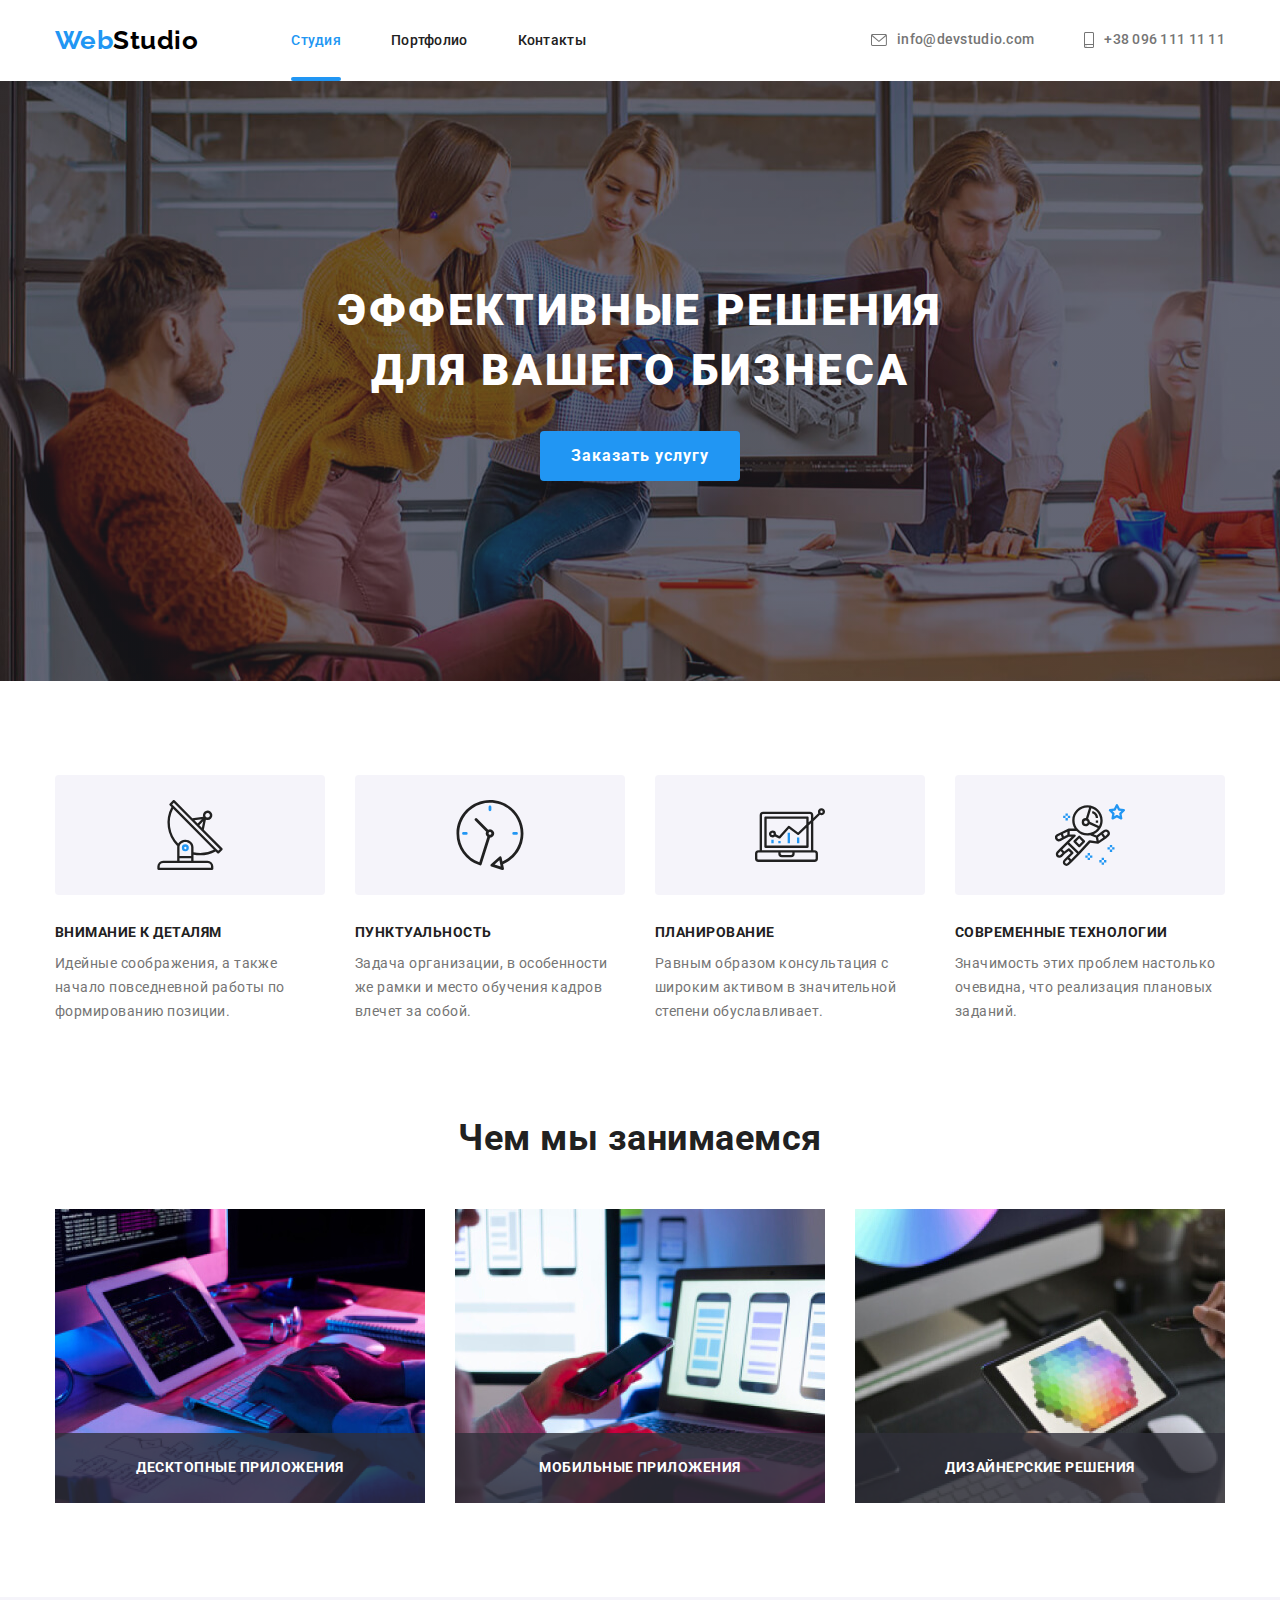
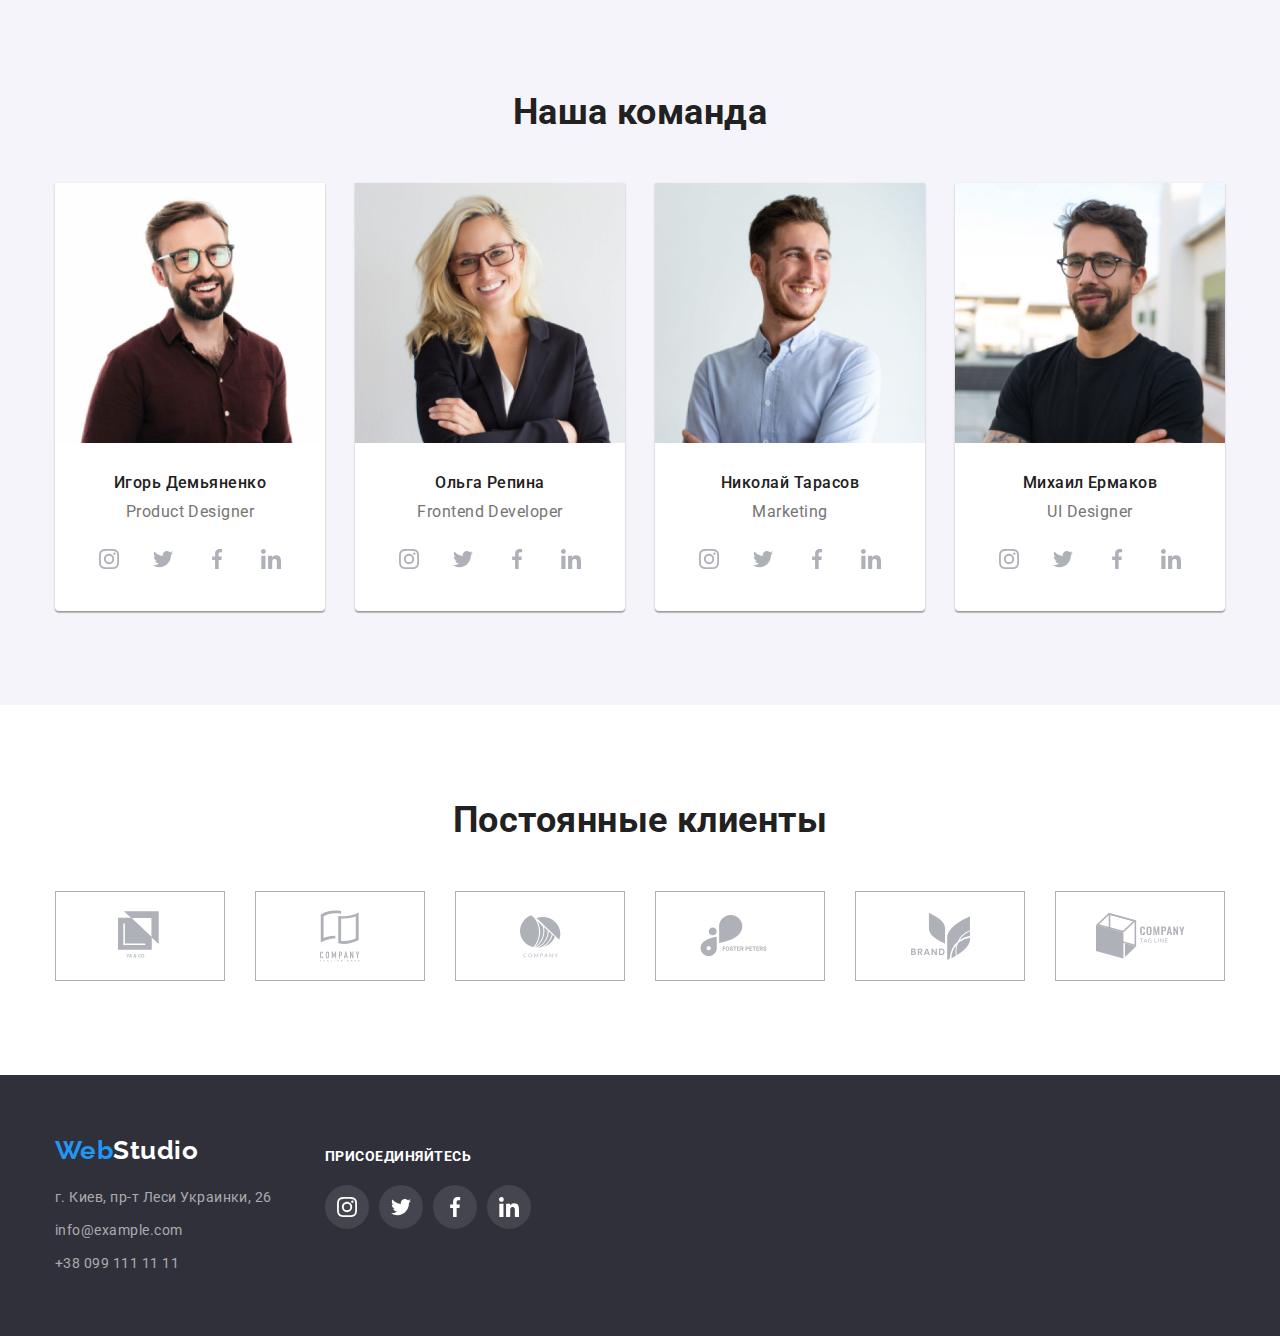
<file: index.html>
<!DOCTYPE html>
<html lang="ru">
  <head>
    <meta charset="UTF-8" />
    <meta name="viewport" content="width=device-width, initial-scale=1.0" />
    <title>Web Studio</title>
    <link
      href="https://fonts.googleapis.com/css2?family=Raleway:wght@700&family=Roboto:wght@400;500;700;900&display=swap"
      rel="stylesheet"
    />
    <link
      rel="stylesheet"
      href="https://cdnjs.cloudflare.com/ajax/libs/modern-normalize/1.0.0/modern-normalize.min.css"
    />
    <link rel="stylesheet" href="./css/common.css" />
    <link rel="stylesheet" href="./css/studio.css" />
  </head>
  <body class="page">
    <!-- Шапка сайту -->
    <header class="page-header">
      <div class="container">
        <nav class="site-nav">
          <a href="./index.html" class="logo" lang="en"><span>Web</span>Studio</a>

          <ul class="list">
            <li class="list-item"><a href="./index.html" class="link current">Студия</a></li>
            <li class="list-item"><a href="./portfolio.html" class="link">Портфолио</a></li>
            <li class="list-item"><a href="" class="link">Контакты</a></li>
          </ul>
        </nav>

        <address class="header-contacts">
          <a class="header-contacts-item" href="mailto:info@devstudio.com">
            <svg class="header-contacts-item-svg-1">
              <use href="./images/sprite.svg#icon-envelope"></use>
            </svg>
            info@devstudio.com</a
          >
          <a href="tel:+380961111111">
            <svg class="header-contacts-item-svg-2">
              <use href="./images/sprite.svg#icon-smartphone"></use>
            </svg>
            +38 096 111 11 11</a
          >
        </address>
      </div>
    </header>

    <main>
      <!-- Герой -->
      <section class="hero">
        <div class="hero-content">
          <h1 class="hero-title">Эффективные решения для вашего бизнеса</h1>
          <button type="button" class="hero-button" data-modal-open>Заказать услугу</button>
        </div>
      </section>

      <!-- Переваги -->
      <section class="section benefits">
        <div class="container">
          <!-- Прихований заголовок -->
          <h2 class="visually-hidden">Наши преимущества</h2>
          <ul class="list">
            <li class="list-item benefit-1">
              <p class="benefits-title">Внимание к деталям</p>
              <p class="benefits-text">
                Идейные соображения, а также начало повседневной работы по формированию позиции.
              </p>
            </li>
            <li class="list-item benefit-2">
              <p class="benefits-title">Пунктуальность</p>
              <p class="benefits-text">
                Задача организации, в особенности же рамки и место обучения кадров влечет за собой.
              </p>
            </li>
            <li class="list-item benefit-3">
              <p class="benefits-title">Планирование</p>
              <p class="benefits-text">
                Равным образом консультация с широким активом в значительной степени обуславливает.
              </p>
            </li>
            <li class="list-item benefit-4">
              <p class="benefits-title">Современные технологии</p>
              <p class="benefits-text">Значимость этих проблем настолько очевидна, что реализация плановых заданий.</p>
            </li>
          </ul>
        </div>
      </section>

      <!-- Діяльність -->
      <section class="section activity">
        <div class="container">
          <h2 class="activity-title">Чем мы занимаемся</h2>
          <ul class="list">
            <li class="list-item">
              <img src="./images/activities/laptop.jpg" alt="Ноутбук" width="370" height="294" />
              <p class="list-item-text">Десктопные приложения</p>
            </li>
            <li class="list-item">
              <img src="./images/activities/mobile.jpg" alt="Телефон" width="370" height="294" />
              <p class="list-item-text">Мобильные приложения</p>
            </li>
            <li class="list-item">
              <img src="./images/activities/tablet.jpg" alt="Планшет" width="370" height="294" />
              <p class="list-item-text">Дизайнерские решения</p>
            </li>
          </ul>
        </div>
      </section>

      <!-- Команда -->
      <section class="section team">
        <div class="container">
          <h2 class="team-title">Наша команда</h2>
          <ul class="list">
            <li class="team-member">
              <img src="./images/team/ihor_demianenko.jpg" alt="Игорь Демьяненко" width="270" height="260" />
              <h3 class="name">Игорь Демьяненко</h3>
              <p class="occupation" lang="en">Product Designer</p>
              <ul class="social-list list">
                <li class="social-list-item">
                  <a href="" class="social-list-item-link">
                    <svg class="social-list-item-svg">
                      <use href="./images/sprite.svg#icon-instagram"></use>
                    </svg>
                  </a>
                </li>
                <li class="social-list-item">
                  <a href="" class="social-list-item-link">
                    <svg class="social-list-item-svg"><use href="./images/sprite.svg#icon-twitter"></use></svg>
                  </a>
                </li>
                <li class="social-list-item">
                  <a href="" class="social-list-item-link">
                    <svg class="social-list-item-svg"><use href="./images/sprite.svg#icon-facebook"></use></svg>
                  </a>
                </li>
                <li class="social-list-item">
                  <a href="" class="social-list-item-link">
                    <svg class="social-list-item-svg"><use href="./images/sprite.svg#icon-linkedin"></use></svg>
                  </a>
                </li>
              </ul>
            </li>
            <li class="team-member">
              <img src="./images/team/olha_repina.jpg" alt="Ольга Репина" width="270" height="260" />
              <h3 class="name">Ольга Репина</h3>
              <p class="occupation" lang="en">Frontend Developer</p>
              <ul class="social-list list">
                <li class="social-list-item">
                  <a href="" class="social-list-item-link">
                    <svg class="social-list-item-svg">
                      <use href="./images/sprite.svg#icon-instagram"></use>
                    </svg>
                  </a>
                </li>
                <li class="social-list-item">
                  <a href="" class="social-list-item-link">
                    <svg class="social-list-item-svg"><use href="./images/sprite.svg#icon-twitter"></use></svg>
                  </a>
                </li>
                <li class="social-list-item">
                  <a href="" class="social-list-item-link">
                    <svg class="social-list-item-svg"><use href="./images/sprite.svg#icon-facebook"></use></svg>
                  </a>
                </li>
                <li class="social-list-item">
                  <a href="" class="social-list-item-link">
                    <svg class="social-list-item-svg"><use href="./images/sprite.svg#icon-linkedin"></use></svg>
                  </a>
                </li>
              </ul>
            </li>
            <li class="team-member">
              <img src="./images/team/nikolai_tarasov.jpg" alt="Николай Тарасов" width="270" height="260" />
              <h3 class="name">Николай Тарасов</h3>
              <p class="occupation" lang="en">Marketing</p>
              <ul class="social-list list">
                <li class="social-list-item">
                  <a href="" class="social-list-item-link">
                    <svg class="social-list-item-svg">
                      <use href="./images/sprite.svg#icon-instagram"></use>
                    </svg>
                  </a>
                </li>
                <li class="social-list-item">
                  <a href="" class="social-list-item-link">
                    <svg class="social-list-item-svg"><use href="./images/sprite.svg#icon-twitter"></use></svg>
                  </a>
                </li>
                <li class="social-list-item">
                  <a href="" class="social-list-item-link">
                    <svg class="social-list-item-svg"><use href="./images/sprite.svg#icon-facebook"></use></svg>
                  </a>
                </li>
                <li class="social-list-item">
                  <a href="" class="social-list-item-link">
                    <svg class="social-list-item-svg"><use href="./images/sprite.svg#icon-linkedin"></use></svg>
                  </a>
                </li>
              </ul>
            </li>
            <li class="team-member">
              <img src="./images/team/mihail_ermakov.jpg" alt="Михаил Ермаков" width="270" height="260" />
              <h3 class="name">Михаил Ермаков</h3>
              <p class="occupation" lang="en">UI Designer</p>
              <ul class="social-list list">
                <li class="social-list-item">
                  <a href="" class="social-list-item-link">
                    <svg class="social-list-item-svg">
                      <use href="./images/sprite.svg#icon-instagram"></use>
                    </svg>
                  </a>
                </li>
                <li class="social-list-item">
                  <a href="" class="social-list-item-link">
                    <svg class="social-list-item-svg"><use href="./images/sprite.svg#icon-twitter"></use></svg>
                  </a>
                </li>
                <li class="social-list-item">
                  <a href="" class="social-list-item-link">
                    <svg class="social-list-item-svg"><use href="./images/sprite.svg#icon-facebook"></use></svg>
                  </a>
                </li>
                <li class="social-list-item">
                  <a href="" class="social-list-item-link">
                    <svg class="social-list-item-svg"><use href="./images/sprite.svg#icon-linkedin"></use></svg>
                  </a>
                </li>
              </ul>
            </li>
          </ul>
        </div>
      </section>

      <!-- Клієнти -->
      <section class="section clients">
        <div class="container">
          <h2 class="clients-title">Постоянные клиенты</h2>
          <ul class="list">
            <li class="list-item">
              <a href="" class="list-item-link">
                <svg class="list-item-link-svg" width="45" height="50">
                  <use href="./images/sprite.svg#icon-client-1"></use>
                </svg>
              </a>
            </li>
            <li class="list-item">
              <a href="" class="list-item-link">
                <svg class="list-item-link-svg" width="40" height="52">
                  <use href="./images/sprite.svg#icon-client-2"></use>
                </svg>
              </a>
            </li>
            <li class="list-item">
              <a href="" class="list-item-link">
                <svg class="list-item-link-svg" width="41" height="43">
                  <use href="./images/sprite.svg#icon-client-3"></use>
                </svg>
              </a>
            </li>
            <li class="list-item">
              <a href="" class="list-item-link">
                <svg class="list-item-link-svg" width="80" height="42">
                  <use href="./images/sprite.svg#icon-client-4"></use>
                </svg>
              </a>
            </li>
            <li class="list-item">
              <a href="" class="list-item-link">
                <svg class="list-item-link-svg" width="59" height="47">
                  <use href="./images/sprite.svg#icon-client-5"></use>
                </svg>
              </a>
            </li>
            <li class="list-item">
              <a href="" class="list-item-link">
                <svg class="list-item-link-svg" width="89" height="46">
                  <use href="./images/sprite.svg#icon-client-6"></use>
                </svg>
              </a>
            </li>
          </ul>
        </div>
      </section>
    </main>

    <!-- Футер -->
    <footer class="footer">
      <div class="container">
        <section class="contacts-section">
          <!-- Прихований заголовок -->
          <h2 class="visually-hidden">Наши контакты</h2>
          <a href="./index.html" class="logo" lang="en"><span>Web</span>Studio</a>

          <address class="footer-contacts">
            <a href="https://goo.gl/maps/cJfqDqCZYwjDyBbn9" target="_blank">г. Киев, пр-т Леси Украинки, 26</a>
            <a href="mailto:info@example.com">info@example.com</a>
            <a href="tel:+380991111111">+38 099 111 11 11</a>
          </address>
        </section>
        <section class="join-section">
          <!-- Прихований заголовок -->
          <h2 class="visually-hidden">Соцсети</h2>
          <b class="join-text">Присоединяйтесь</b>
          <ul class="social-list list">
            <li class="social-list-item">
              <a href="" class="social-list-item-link">
                <svg class="social-list-item-svg">
                  <use href="./images/sprite.svg#icon-instagram"></use>
                </svg>
              </a>
            </li>
            <li class="social-list-item">
              <a href="" class="social-list-item-link">
                <svg class="social-list-item-svg">
                  <use href="./images/sprite.svg#icon-twitter"></use>
                </svg>
              </a>
            </li>
            <li class="social-list-item">
              <a href="" class="social-list-item-link">
                <svg class="social-list-item-svg">
                  <use href="./images/sprite.svg#icon-facebook"></use>
                </svg>
              </a>
            </li>
            <li class="social-list-item">
              <a href="" class="social-list-item-link">
                <svg class="social-list-item-svg">
                  <use href="./images/sprite.svg#icon-linkedin"></use>
                </svg>
              </a>
            </li>
          </ul>
        </section>
      </div>
    </footer>

    <!-- Модальне вікно -->
    <div class="backdrop is-hidden" data-modal>
      <div class="modal">
        <button type="button" class="close-btn" data-modal-close>
          <svg width="18" height="18">
            <use href="./images/sprite.svg#icon-close-btn"></use>
          </svg>
        </button>
      </div>
    </div>

    <script src="./js/modal.js"></script>
  </body>
</html>
</file>
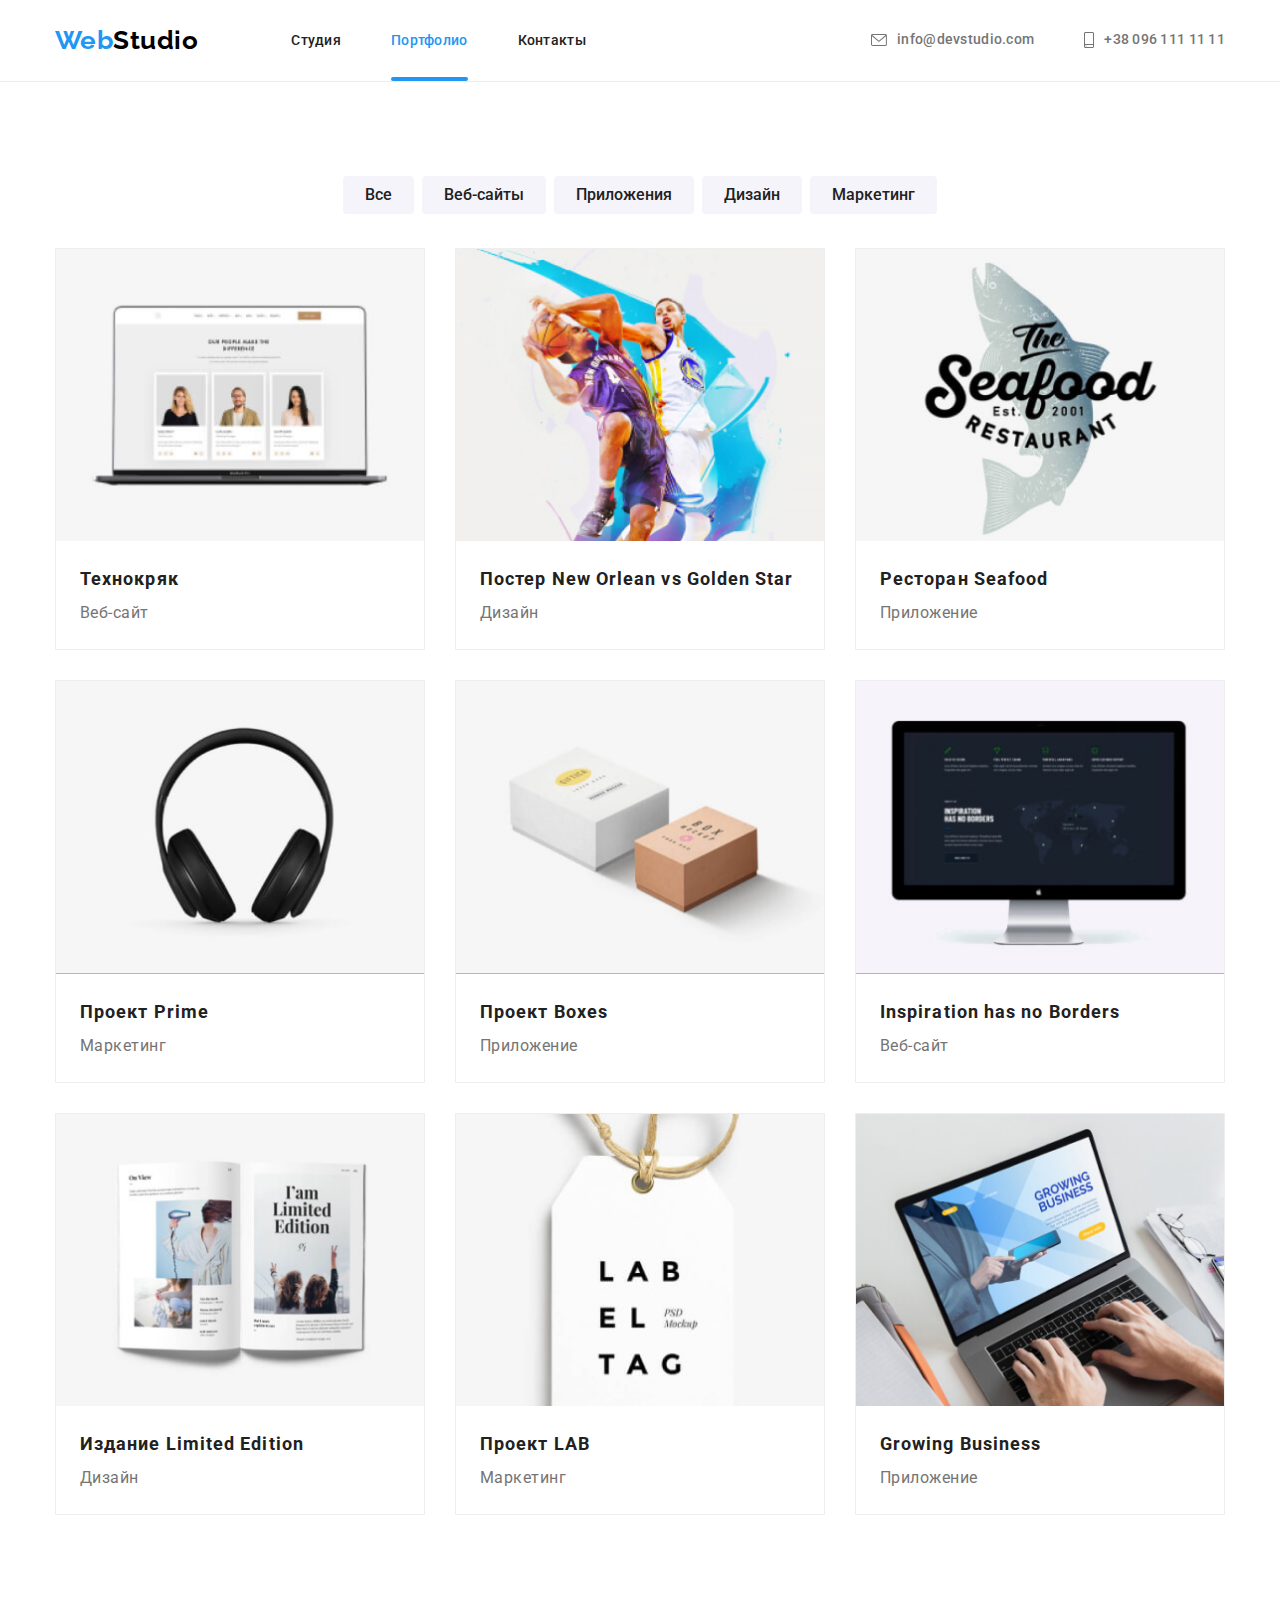
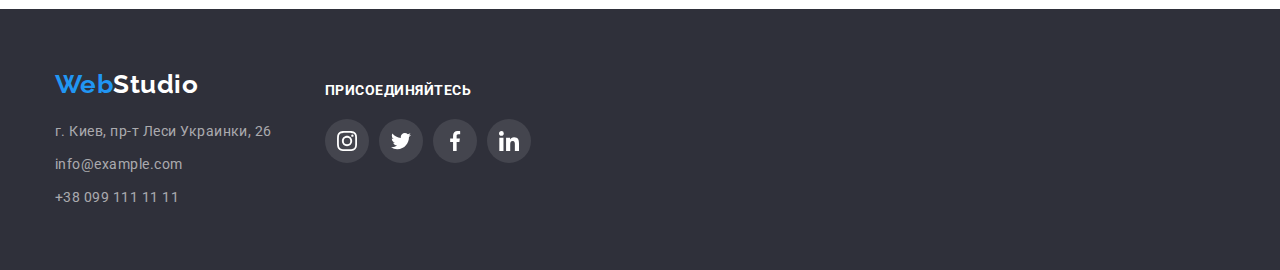
<file: portfolio.html>
<!DOCTYPE html>
<html lang="ru">
  <head>
    <meta charset="UTF-8" />
    <meta name="viewport" content="width=device-width, initial-scale=1.0" />
    <title>Web Studio</title>
    <link
      href="https://fonts.googleapis.com/css2?family=Raleway:wght@700&family=Roboto:wght@400;500;700;900&display=swap"
      rel="stylesheet"
    />
    <link
      rel="stylesheet"
      href="https://cdnjs.cloudflare.com/ajax/libs/modern-normalize/1.0.0/modern-normalize.min.css"
    />
    <link rel="stylesheet" href="./css/common.css" />
    <link rel="stylesheet" href="./css/portfolio.css" />
  </head>

  <body class="page">
    <!-- Шапка сайту -->
    <header class="page-header">
      <div class="container">
        <nav class="site-nav">
          <a href="./index.html" class="logo" lang="en"><span>Web</span>Studio</a>

          <ul class="list">
            <li class="list-item"><a href="./index.html" class="link">Студия</a></li>
            <li class="list-item"><a href="./portfolio.html" class="link current">Портфолио</a></li>
            <li class="list-item"><a href="" class="link">Контакты</a></li>
          </ul>
        </nav>

        <address class="header-contacts">
          <a class="header-contacts-item" href="mailto:info@devstudio.com">
            <svg class="header-contacts-item-svg-1">
              <use href="./images/sprite.svg#icon-envelope"></use>
            </svg>
            info@devstudio.com</a
          >
          <a href="tel:+380961111111">
            <svg class="header-contacts-item-svg-2">
              <use href="./images/sprite.svg#icon-smartphone"></use>
            </svg>
            +38 096 111 11 11</a
          >
        </address>
      </div>
    </header>

    <main>
      <!-- Наші роботи -->
      <section class="section">
        <div class="container">
          <!-- Прихований заголовок -->
          <h1 class="visually-hidden">Наши работы</h1>
          <!-- Фільтр -->
          <ul class="filter list">
            <li class="filter-item">
              <button type="button" class="filter-button">Все</button>
            </li>
            <li class="filter-item">
              <button type="button" class="filter-button">Веб-сайты</button>
            </li>
            <li class="filter-item">
              <button type="button" class="filter-button">Приложения</button>
            </li>
            <li class="filter-item">
              <button type="button" class="filter-button">Дизайн</button>
            </li>
            <li class="filter-item">
              <button type="button" class="filter-button">Маркетинг</button>
            </li>
          </ul>
        </div>
        <div class="container">
          <!-- Карточки -->
          <ul class="examples list">
            <li class="examples-item">
              <a href="" class="examples-link">
                <div class="box">
                  <img src="./images/portfolio/technokhriak.jpg" alt="Веб-страница открыта на ноутбуке" width="370" />
                  <p class="examples-overlay">
                    Технокряк это современная площадка распространения коронавируса. Компании используют эту платформу
                    для цифрового шпионажа и атак на защищённые сервера конкурентов.
                  </p>
                </div>
                <div class="examples-item-description">
                  <h2 class="examples-title">Технокряк</h2>
                  <p class="examples-type">Веб-сайт</p>
                </div>
              </a>
            </li>
            <li class="examples-item">
              <a href="" class="examples-link">
                <div class="box">
                  <img src="./images/portfolio/new_orlean.jpg" alt="Баскетболисти" width="370" />
                  <p class="examples-overlay">
                    Технокряк это современная площадка распространения коронавируса. Компании используют эту платформу
                    для цифрового шпионажа и атак на защищённые сервера конкурентов.
                  </p>
                </div>
                <div class="examples-item-description">
                  <h2 class="examples-title">Постер New Orlean vs Golden Star</h2>
                  <p class="examples-type">Дизайн</p>
                </div>
              </a>
            </li>
            <li class="examples-item">
              <a href="" class="examples-link">
                <div class="box">
                  <img src="./images/portfolio/restaurant.jpg" alt="Логотип с рыбой" width="370" />
                  <p class="examples-overlay">
                    Технокряк это современная площадка распространения коронавируса. Компании используют эту платформу
                    для цифрового шпионажа и атак на защищённые сервера конкурентов.
                  </p>
                </div>
                <div class="examples-item-description">
                  <h2 class="examples-title">Ресторан Seafood</h2>
                  <p class="examples-type">Приложение</p>
                </div>
              </a>
            </li>
            <li class="examples-item">
              <a href="" class="examples-link">
                <div class="box">
                  <img src="./images/portfolio/prime.jpg" alt="Наушники" width="370" />
                  <p class="examples-overlay">
                    Технокряк это современная площадка распространения коронавируса. Компании используют эту платформу
                    для цифрового шпионажа и атак на защищённые сервера конкурентов.
                  </p>
                </div>
                <div class="examples-item-description">
                  <h2 class="examples-title">Проект Prime</h2>
                  <p class="examples-type">Маркетинг</p>
                </div>
              </a>
            </li>
            <li class="examples-item">
              <a href="" class="examples-link">
                <div class="box">
                  <img src="./images/portfolio/boxes.jpg" alt="Коробки" width="370" />
                  <p class="examples-overlay">
                    Технокряк это современная площадка распространения коронавируса. Компании используют эту платформу
                    для цифрового шпионажа и атак на защищённые сервера конкурентов.
                  </p>
                </div>
                <div class="examples-item-description">
                  <h2 class="examples-title">Проект Boxes</h2>
                  <p class="examples-type">Приложение</p>
                </div>
              </a>
            </li>
            <li class="examples-item">
              <a href="" class="examples-link">
                <div class="box">
                  <img src="./images/portfolio/inspiration.jpg" alt="Монитор" width="370" />
                  <p class="examples-overlay">
                    Технокряк это современная площадка распространения коронавируса. Компании используют эту платформу
                    для цифрового шпионажа и атак на защищённые сервера конкурентов.
                  </p>
                </div>
                <div class="examples-item-description">
                  <h2 class="examples-title">Inspiration has no Borders</h2>
                  <p class="examples-type">Веб-сайт</p>
                </div>
              </a>
            </li>
            <li class="examples-item">
              <a href="" class="examples-link">
                <div class="box">
                  <img src="./images/portfolio/limited_edition.jpg" alt="Развернутый журнал" width="370" />
                  <p class="examples-overlay">
                    Технокряк это современная площадка распространения коронавируса. Компании используют эту платформу
                    для цифрового шпионажа и атак на защищённые сервера конкурентов.
                  </p>
                </div>
                <div class="examples-item-description">
                  <h2 class="examples-title">Издание Limited Edition</h2>
                  <p class="examples-type">Дизайн</p>
                </div>
              </a>
            </li>
            <li class="examples-item">
              <a href="" class="examples-link">
                <div class="box">
                  <img src="./images/portfolio/lab.jpg" alt="Бирка" width="370" />
                  <p class="examples-overlay">
                    Технокряк это современная площадка распространения коронавируса. Компании используют эту платформу
                    для цифрового шпионажа и атак на защищённые сервера конкурентов.
                  </p>
                </div>
                <div class="examples-item-description">
                  <h2 class="examples-title">Проект LAB</h2>
                  <p class="examples-type">Маркетинг</p>
                </div>
              </a>
            </li>
            <li class="examples-item">
              <a href="" class="examples-link">
                <div class="box">
                  <img src="./images/portfolio/growing_business.jpg" alt="Человек работает на ноутбуке" width="370" />
                  <p class="examples-overlay">
                    Технокряк это современная площадка распространения коронавируса. Компании используют эту платформу
                    для цифрового шпионажа и атак на защищённые сервера конкурентов.
                  </p>
                </div>
                <div class="examples-item-description">
                  <h2 class="examples-title">Growing Business</h2>
                  <p class="examples-type">Приложение</p>
                </div>
              </a>
            </li>
          </ul>
        </div>
      </section>
    </main>

    <!-- Футер -->
    <footer class="footer">
      <div class="container">
        <section class="contacts-section">
          <!-- Прихований заголовок -->
          <h2 class="visually-hidden">Наши контакты</h2>
          <a href="./index.html" class="logo" lang="en"><span>Web</span>Studio</a>

          <address class="footer-contacts">
            <a href="https://goo.gl/maps/cJfqDqCZYwjDyBbn9" target="_blank">г. Киев, пр-т Леси Украинки, 26</a>
            <a href="mailto:info@example.com">info@example.com</a>
            <a href="tel:+380991111111">+38 099 111 11 11</a>
          </address>
        </section>
        <section class="join-section">
          <b class="join-text">Присоединяйтесь</b>
          <ul class="social-list list">
            <li class="social-list-item">
              <a href="" class="social-list-item-link">
                <svg class="social-list-item-svg">
                  <use href="./images/sprite.svg#icon-instagram"></use>
                </svg>
              </a>
            </li>
            <li class="social-list-item">
              <a href="" class="social-list-item-link">
                <svg class="social-list-item-svg">
                  <use href="./images/sprite.svg#icon-twitter"></use>
                </svg>
              </a>
            </li>
            <li class="social-list-item">
              <a href="" class="social-list-item-link">
                <svg class="social-list-item-svg">
                  <use href="./images/sprite.svg#icon-facebook"></use>
                </svg>
              </a>
            </li>
            <li class="social-list-item">
              <a href="" class="social-list-item-link">
                <svg class="social-list-item-svg">
                  <use href="./images/sprite.svg#icon-linkedin"></use>
                </svg>
              </a>
            </li>
          </ul>
        </section>
      </div>
    </footer>
  </body>
</html>
</file>
<file: css/common.css>
/* Колір основного тексту #757575 */
/* Вторинний колір тексту #212121 */
/* акцент #2196F3 */
/* Білий колір #ffffff */
/* Вторинний колір фону #2F303A */

:root {
  --primary-text-color: #757575;
  --title-text-color: #212121;
  --accent-color: #2196f3;
  --primary-wh-color: #ffffff;
  --secondary-bg-color: #2f303a;
}

*,
*::before,
*::after {
  margin: 0;
  padding: 0;
}

body {
  font-family: Roboto, sans-serif;
  font-weight: 400;
  color: var(--primary-text-color);
  letter-spacing: 0.03em;
  background-color: var(--primary-wh-color);
}

.list {
  list-style: none;
}

a {
  display: block;
  text-decoration: none;
}

button {
  cursor: pointer;
  display: inline-block;
}

img {
  display: block;
  max-width: 100%;
  object-fit: cover;
}

address {
  font-style: normal;
}

/* COMPONENTS */
.container {
  width: 1200px;
  padding: 0 15px;
  margin: 0 auto;
}

.visually-hidden {
  position: absolute !important;
  clip: rect(1px 1px 1px 1px); /* IE6, IE7 */
  clip: rect(1px, 1px, 1px, 1px);
  padding: 0 !important;
  border: 0 !important;
  height: 1px !important;
  width: 1px !important;
  overflow: hidden;
}

.social-list {
  display: flex;
  justify-content: center;
  align-items: center;
}

.social-list-item-link {
  display: flex;
  align-items: center;
  justify-content: center;
  width: 44px;
  height: 44px;
  border-radius: 50%;
  transition: background-color 250ms cubic-bezier(0.4, 0, 0.2, 1);
}

.social-list-item:not(:last-child) {
  margin-right: 10px;
}

.social-list-item-svg {
  width: 20px;
  height: 20px;
  fill: #afb1b8;
  transition: fill 250ms cubic-bezier(0.4, 0, 0.2, 1);
}

.social-list-item-link:hover {
  background-color: var(--accent-color);
}

.social-list-item-link:hover .social-list-item-svg {
  fill: var(--primary-wh-color);
}

.backdrop {
  position: fixed;
  top: 0;
  left: 0;
  width: 100%;
  height: 100%;

  background-color: rgba(0, 0, 0, 0.2);

  z-index: 1;
  /* transform: scale(1); */
  transition: all 250ms cubic-bezier(0.4, 0, 0.2, 1);
}

.backdrop.is-hidden {
  opacity: 0;
  visibility: hidden;
  pointer-events: none;
  transition: all 250ms cubic-bezier(0.4, 0, 0.2, 1) 0s;
  /* transform: scale(0.75); */
}

.modal {
  position: absolute;
  top: 50%;
  left: 50%;
  width: 528px;
  height: 581px;

  background-color: var(--primary-wh-color);
  box-shadow: 0px 1px 3px rgba(0, 0, 0, 0.12), 0px 1px 1px rgba(0, 0, 0, 0.14), 0px 2px 1px rgba(0, 0, 0, 0.2);
  border-radius: 4px;

  transform: translate(-50%, -50%) scale(1);
  transition: transform 300ms cubic-bezier(0.4, 0, 0.2, 1) 250ms;
}

.backdrop.is-hidden .modal {
  transform: translate(-50%, -50%) scale(0);
  transition: transform 250ms cubic-bezier(0.4, 0, 0.2, 1) 0s;
}

.close-btn {
  position: absolute;
  right: 8px;
  top: 8px;
  width: 30px;
  height: 30px;
  display: flex;
  align-items: center;
  justify-content: center;

  background: var(--primary-wh-color);
  border: 1px solid rgba(0, 0, 0, 0.1);
  border-radius: 50%;
}

/* HEADER  */

header {
  background-color: var(--primary-wh-color);
}

header .container {
  display: flex;
  align-items: center;
}

/* LOGO */

.logo {
  font-family: Raleway, sans-serif;
  font-weight: 700;
  font-size: 26px;
  line-height: 1.19;
}

.logo span {
  color: var(--accent-color);
}

.page-header .logo {
  padding-top: 24px;
  padding-bottom: 25px;
  margin-right: 93px;
  color: #000000;
}

.footer .logo {
  margin-bottom: 20px;
  color: var(--primary-wh-color);
}

/* SITE NAV */

.site-nav {
  display: flex;
  align-items: center;
}

.site-nav > .list {
  display: flex;
}

.site-nav .link {
  position: relative;
  display: block;
  padding-top: 33px;
  padding-bottom: 32px;
  width: max-content;
  font-weight: 500;
  font-size: 14px;
  line-height: 1.14;
  letter-spacing: 0.02em;
  color: var(--title-text-color);
  transition: color 250ms cubic-bezier(0.4, 0, 0.2, 1);
}

.site-nav .list-item:not(:last-child) {
  margin-right: 50px;
}

.site-nav .link.current::after {
  content: "";
  position: absolute;
  bottom: 0;
  display: block;
  width: 100%;
  height: 4px;
  background-color: var(--accent-color);
  border-radius: 2px;
}

.site-nav .link.current::after {
  background-color: var(--accent-color);
  border-radius: 2px;
}

.site-nav .link:hover,
.site-nav .link:focus {
  color: var(--accent-color);
}

.site-nav .link.current {
  color: var(--accent-color);
}

/* HEADER CONTACTS */

.header-contacts {
  display: flex;
  margin-left: auto;
  padding-top: 32px;
  padding-bottom: 32px;
}

.header-contacts a + a {
  margin-left: 50px;
}
.header-contacts a {
  display: flex;
  align-items: center;
  font-weight: 500;
  font-size: 14px;
  line-height: 1.14;
  letter-spacing: 0.02em;
  color: var(--primary-text-color);
  transition: color 250ms cubic-bezier(0.4, 0, 0.2, 1);
}

.header-contacts a:hover,
.header-contacts a:focus {
  color: var(--accent-color);
}

.header-contacts-item-svg-1 {
  fill: currentColor;
  width: 16px;
  height: 12px;
  margin-right: 10px;
}

.header-contacts-item-svg-2 {
  fill: currentColor;
  width: 10px;
  height: 16px;
  margin-right: 10px;
}

/* FOOTER */

.footer {
  background-color: var(--secondary-bg-color);
}

.footer .container {
  display: flex;
}
/* CONTACTS SECTION */

.contacts-section {
  width: 270px;
  margin-top: 60px;
  margin-bottom: 60px;
}

.footer-contacts {
  color: var(--primary-wh-color);
  font-size: 14px;
  line-height: 1.71;
}

.footer-contacts a {
  font-size: 14px;
  line-height: 1.71;
  color: rgba(255, 255, 255, 0.6);
  transition: color 250ms cubic-bezier(0.4, 0, 0.2, 1);
}

.footer-contacts a:not(:last-child) {
  margin-bottom: 9px;
}

.footer-contacts a:hover,
.footer-contacts a:focus {
  color: var(--accent-color);
}

/* JOIN SECTION */

.join-section {
  margin-top: 72px;
  margin-bottom: 100px;
}
.join-text {
  display: inline-block;
  margin-bottom: 20px;
  font-size: 14px;
  line-height: 1.14;
  text-transform: uppercase;

  color: var(--primary-wh-color);
}

.join-section .social-list-item-link {
  background-color: rgba(255, 255, 255, 0.1);
}

.join-section .social-list-item-svg {
  fill: var(--primary-wh-color);
}

.join-section .social-list-item-link:hover {
  background-color: var(--accent-color);
}

.join-section .social-list-item-link:hover .social-list-item-svg {
  fill: var(--primary-wh-color);
}
</file>
<file: css/studio.css>
h1,
h2,
h3 {
  margin-top: 0;
  margin-bottom: 0;
  color: var(--title-text-color);
}

p {
  margin-top: 0;
  margin-bottom: 0;
}
/* HERO */

.hero {
  max-width: 1600px;
  margin: 0 auto;
  padding-top: 200px;
  padding-bottom: 200px;
  background-color: var(--secondary-bg-color);
  background-image: linear-gradient(rgba(47, 48, 58, 0.4), rgba(47, 48, 58, 0.4)), url(../images/hero.jpg);
  background-repeat: no-repeat;
  background-size: cover;
}

.hero-content {
  text-align: center;
  margin: 0 auto;
  max-width: 696px;
  padding-right: 15px;
  padding-left: 15px;
}

.hero-title {
  margin: 0 auto 30px;
  font-weight: 900;
  font-size: 44px;
  line-height: 1.36;
  letter-spacing: 0.06em;
  text-transform: uppercase;

  color: var(--primary-wh-color);
}

.hero-button {
  display: block;
  width: 200px;
  min-height: 50px;
  margin: 0 auto;
  padding: 10px 31px;
  font-family: inherit;
  font-weight: 700;
  font-size: 16px;
  line-height: 1.88;
  letter-spacing: 0.06em;

  color: var(--primary-wh-color);
  background-color: var(--accent-color);

  border-radius: 4px;
  border-width: 0;
}

/* BENEFITS */

.section {
  padding-top: 94px;
  padding-bottom: 94px;
}

.benefits .list {
  display: flex;
}

.benefits .list-item {
  width: 270px;
}

.benefits .list-item:not(:last-child) {
  margin-right: 30px;
}

.benefits .list-item::before {
  display: block;
  content: "";
  height: 120px;
  margin-bottom: 30px;
  background-color: #f5f4fa;
  border-radius: 4px;
  background-repeat: no-repeat;
  background-position: center;
}

.benefit-1::before {
  background-image: url(../images/benefits/antenna.svg);
}

.benefit-2::before {
  background-image: url(../images/benefits/clock.svg);
}

.benefit-3::before {
  background-image: url(../images/benefits/diagram.svg);
}

.benefit-4::before {
  background-image: url(../images/benefits/astronaut.svg);
}

.benefits-title {
  margin-bottom: 10px;
  font-weight: 700;
  font-size: 14px;
  line-height: 1.14;
  text-transform: uppercase;

  color: var(--title-text-color);
}

.benefits-text {
  font-size: 14px;
  line-height: 1.72;
}

/* ACTIVITY */

.activity {
  padding-top: 0;
}

.activity-title {
  margin-bottom: 50px;
  text-align: center;
  font-size: 36px;
  line-height: 1.17;
}

.activity .list {
  display: flex;
  flex-wrap: wrap;
  margin: -15px;
}

.activity .list-item {
  position: relative;
  width: 370px;
  margin: 15px;
}

.activity .list-item-text {
  position: absolute;
  right: 0;
  bottom: 0;
  width: 100%;
  height: 70px;
  padding-top: 27px;
  padding-bottom: 27px;

  font-weight: 700;
  font-size: 14px;
  line-height: 1.14;
  text-align: center;
  text-transform: uppercase;

  color: var(--primary-wh-color);
  background-color: rgba(47, 48, 58, 0.8);
}
/* TEAM */

.team {
  background-color: #f5f4fa;
}

.team .list {
  display: flex;
}

.team-member:not(:last-child) {
  margin-right: 30px;
}

.team-title {
  margin-bottom: 50px;
  text-align: center;
  font-size: 36px;
  line-height: 1.17;
}

.team-member {
  text-align: center;
  padding-bottom: 30px;
  background: var(--primary-wh-color);
  box-shadow: 0px 1px 3px rgba(0, 0, 0, 0.12), 0px 1px 1px rgba(0, 0, 0, 0.14), 0px 2px 1px rgba(0, 0, 0, 0.2);
  border-radius: 0px 0px 4px 4px;
}

.team-member img {
  margin-bottom: 30px;
}
.team-member .name {
  margin-bottom: 10px;
  font-weight: 500;
  font-size: 16px;
  line-height: 1.19;
}

.team-member .occupation {
  margin-bottom: 16px;
  font-size: 16px;
  line-height: 1.19;
}

/* CLIENTS */

.clients-title {
  margin-bottom: 50px;
  text-align: center;
  font-size: 36px;
  line-height: 1.17;
}

.clients .list {
  display: flex;
  justify-content: center;
}

.clients .list-item:not(:last-child) {
  margin-right: 30px;
}

.clients .list-item-link {
  display: flex;
  align-items: center;
  justify-content: center;
  width: 170px;
  height: 90px;
  border: 1px solid #afb1b8;
  transition: border 250ms cubic-bezier(0.4, 0, 0.2, 1);
}

.clients .list-item-link:hover {
  border: 1px solid var(--accent-color);
}

.clients .list-item-link-svg {
  fill: #afb1b8;
  transition: fill 250ms cubic-bezier(0.4, 0, 0.2, 1);
}

.clients .list-item-link:hover .list-item-link-svg {
  fill: var(--accent-color);
}
</file>
<file: css/portfolio.css>
h1,
h2,
h3,
p {
  margin-top: 0;
  margin-bottom: 0;
}

button {
  padding: 0 0;
}

.section {
  padding-top: 94px;
  padding-bottom: 94px;
}

header {
  border-bottom: 1px solid #ececec;
}
/* FILTER */

.filter {
  display: flex;
  justify-content: center;
  margin-bottom: 34px;
}

.filter-button {
  display: inline-block;
  padding: 6px 22px;

  font-family: inherit;
  font-weight: 500;
  font-size: 16px;
  line-height: 1.62;

  color: var(--title-text-color);
  background-color: #f5f4fa;
  transition: color 250ms cubic-bezier(0.4, 0, 0.2, 1), background-color 250ms cubic-bezier(0.4, 0, 0.2, 1);

  border-radius: 4px;
  border-width: 0;
}

.filter-item:not(:last-child) {
  margin-right: 8px;
}

.filter-button:hover,
.filter-button:focus {
  color: var(--primary-wh-color);
  background-color: var(--accent-color);
}

/* EXAMPLES */

.examples {
  display: flex;
  flex-wrap: wrap;
  margin: -15px;
}

.examples-item {
  width: 370px;
  margin: 15px;
  border: 1px solid #eeeeee;
  transition: box-shadow 250ms cubic-bezier(0.4, 0, 0.2, 1);
}

.examples-item:hover,
.examples-item:focus {
  box-shadow: 0px 1px 1px rgba(0, 0, 0, 0.12), 0px 4px 4px rgba(0, 0, 0, 0.06), 1px 4px 6px rgba(0, 0, 0, 0.16);
}

.examples .box {
  position: relative;
  overflow: hidden;
}

.examples-overlay {
  position: absolute;
  top: 0;
  left: 0;
  width: 100%;
  height: 100%;
  padding: 63px 24px;
  font-size: 18px;
  line-height: 1.56;

  color: var(--primary-wh-color);
  background-color: rgba(33, 150, 243, 0.9);

  transform: translateY(100%);
  transition: transform 250ms cubic-bezier(0.4, 0, 0.2, 1);
}

.examples .box:hover .examples-overlay {
  transform: translateY(0);
}

.examples-item-description {
  padding: 20px 24px;
  /* border-left: 1px solid #eeeeee;
  border-bottom: 1px solid #eeeeee;
  border-right: 1px solid #eeeeee; */
}

.examples-title {
  font-size: 18px;
  line-height: 2;
  letter-spacing: 0.06em;

  color: var(--title-text-color);
}

.examples-type {
  font-size: 16px;
  line-height: 2;

  color: var(--primary-text-color);
}
</file>
